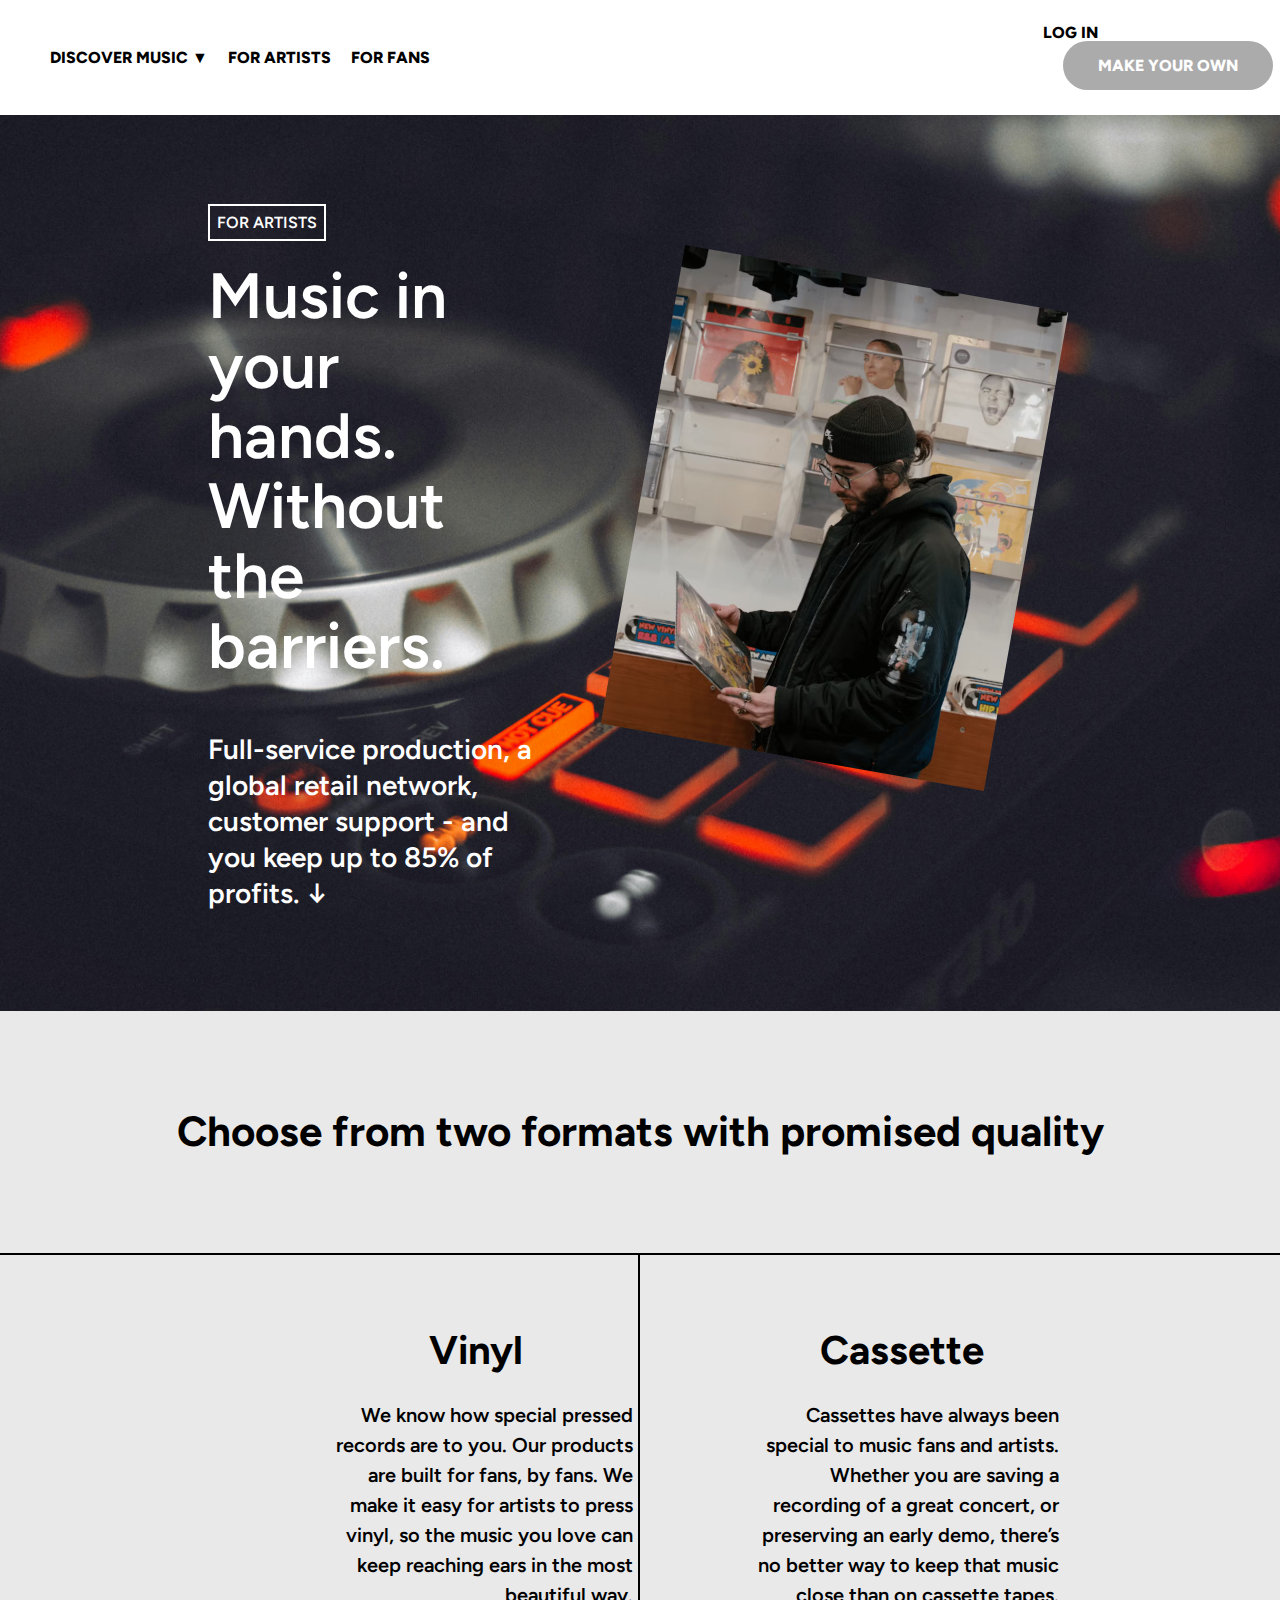
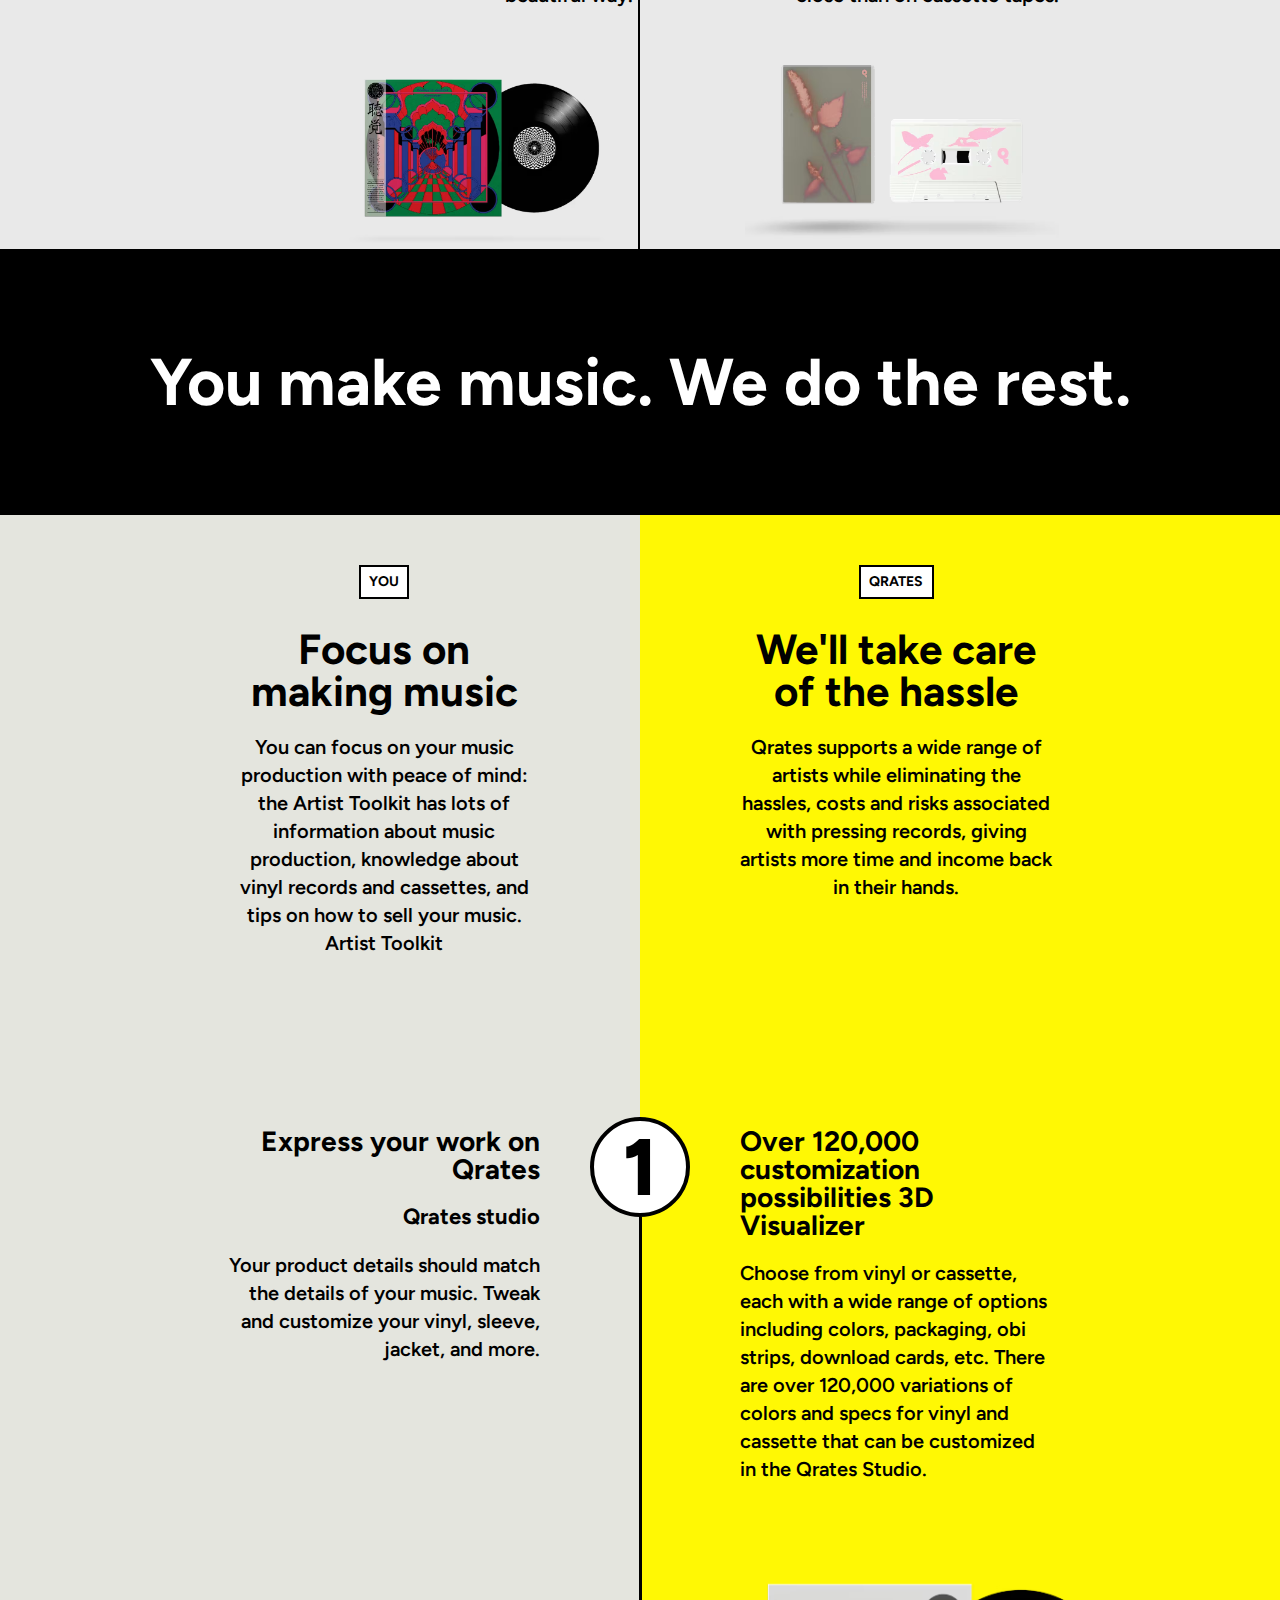
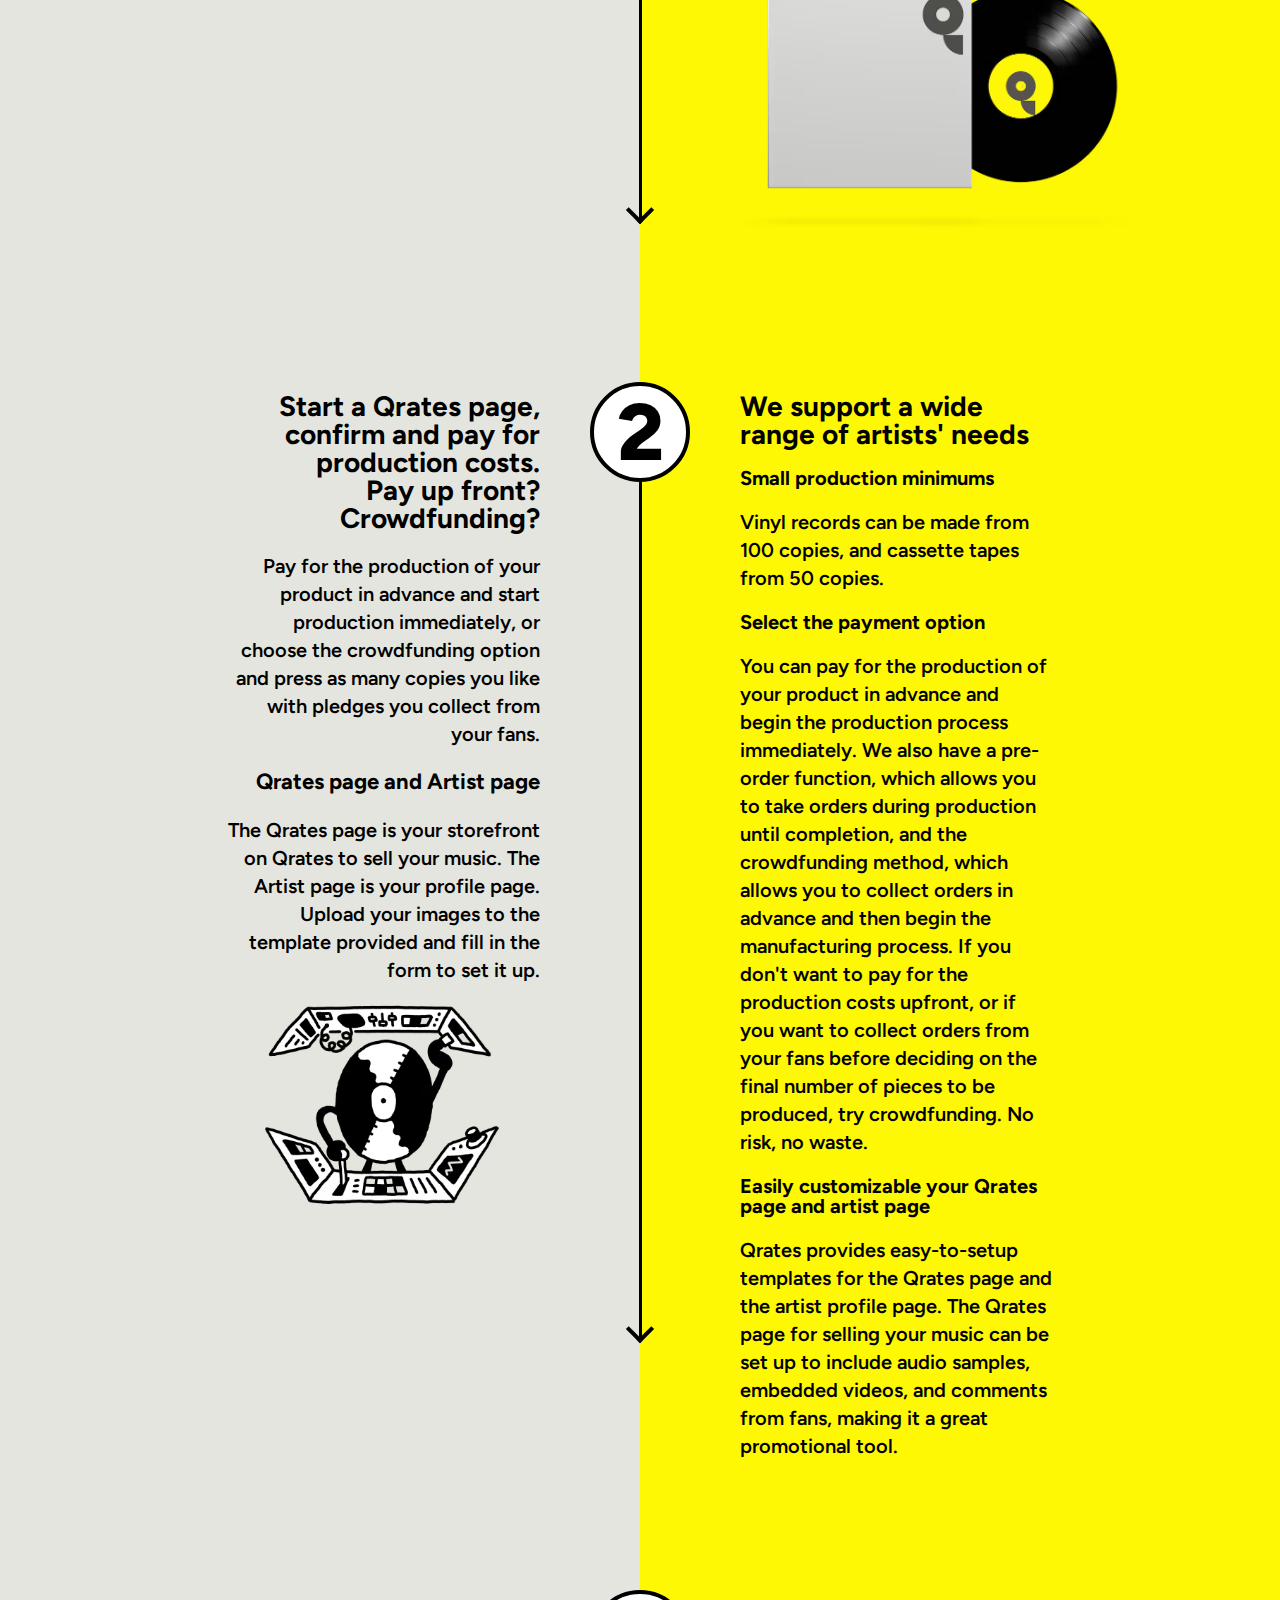
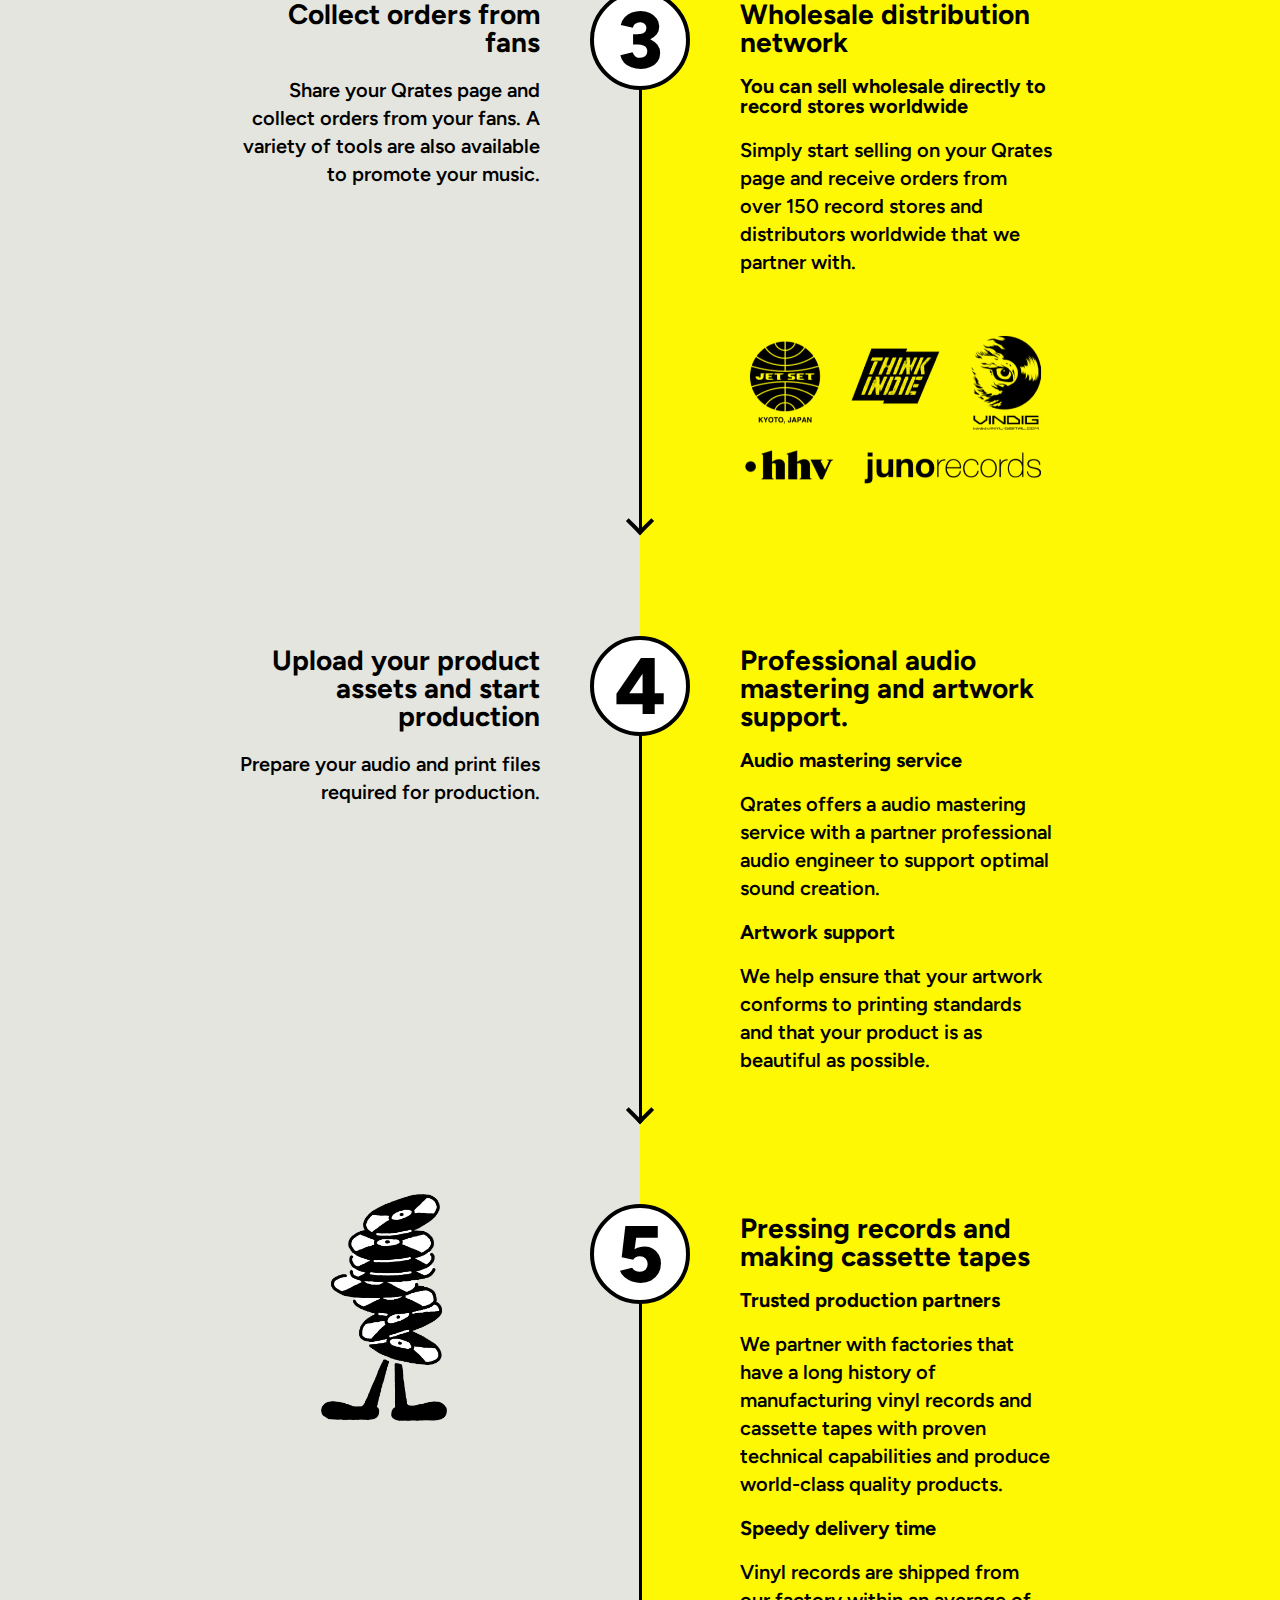
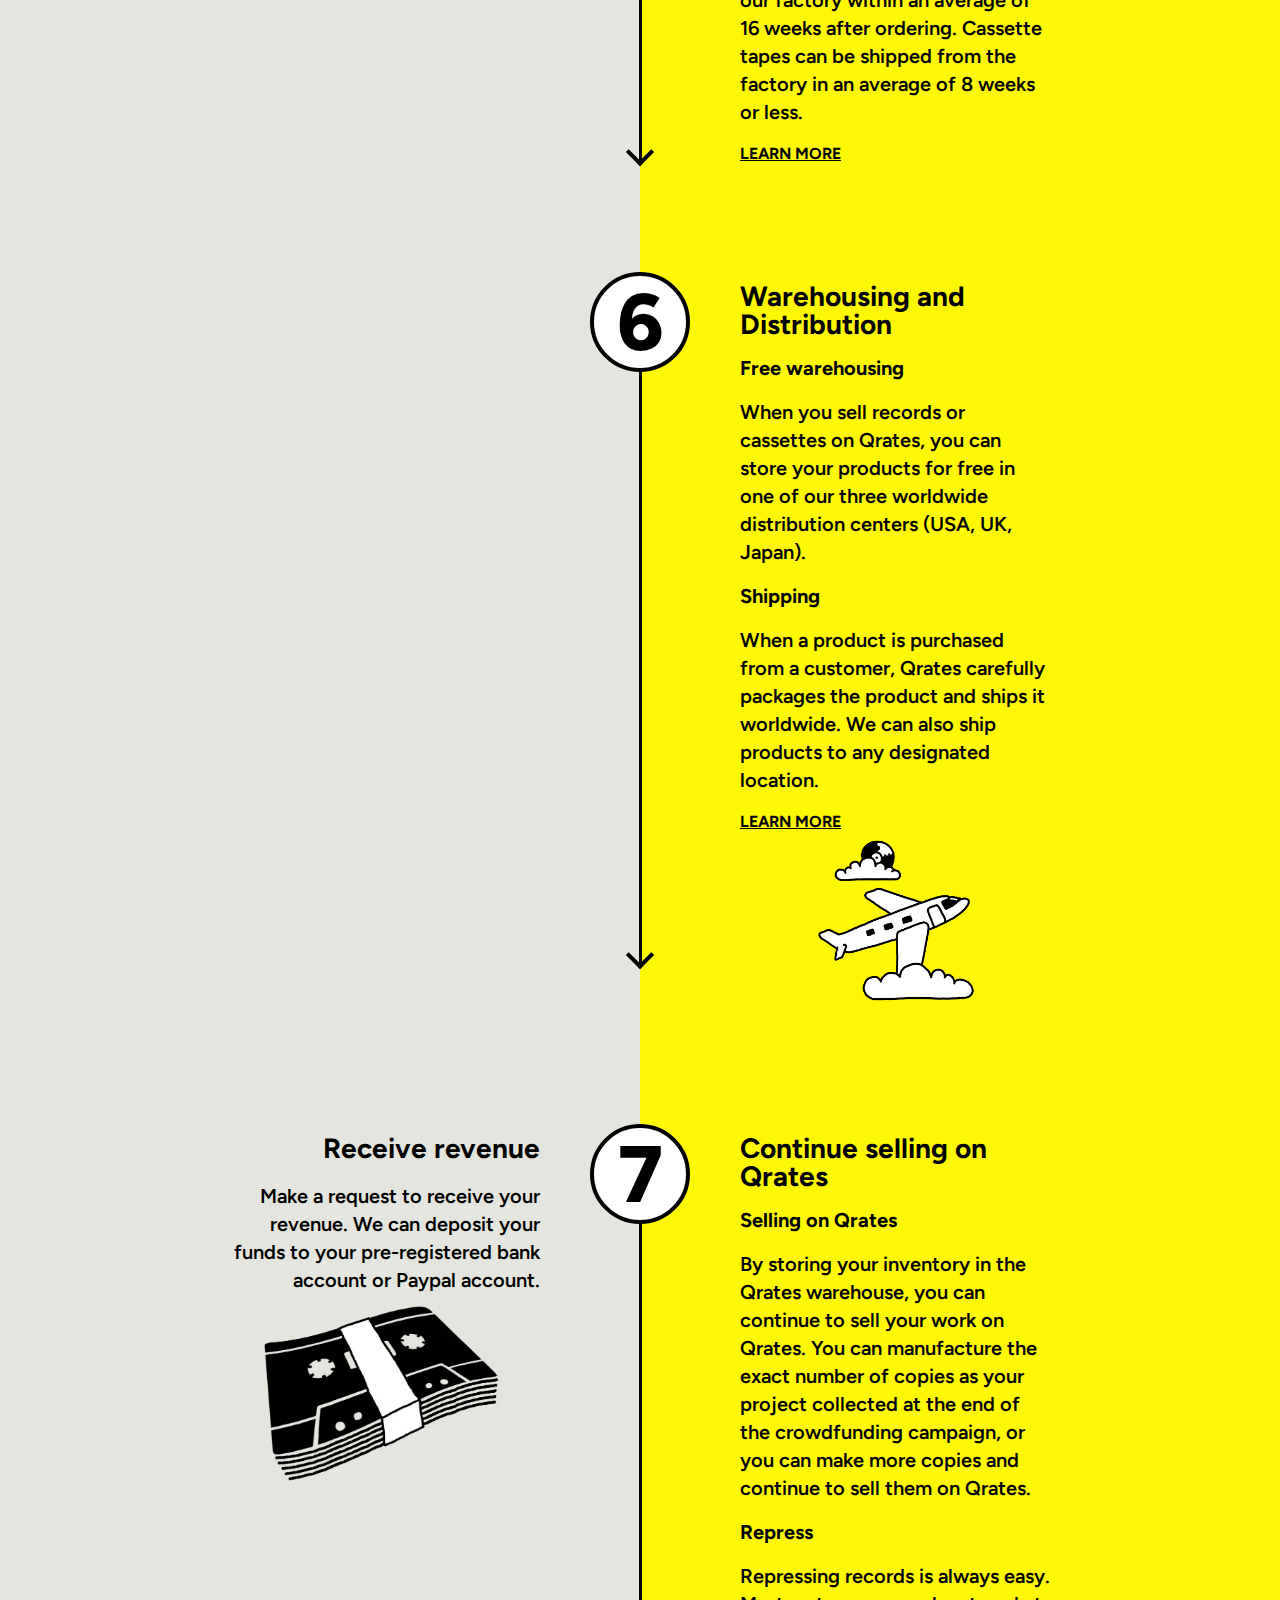
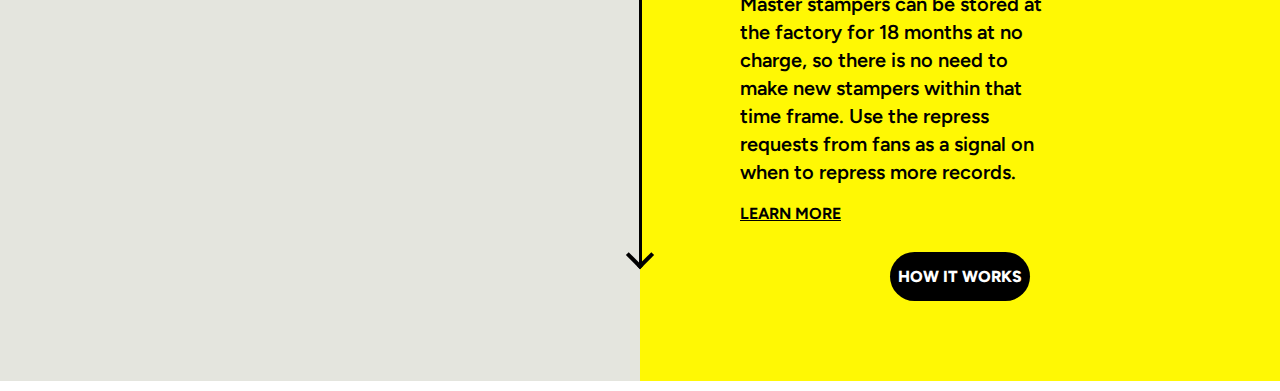
<file: index.html>
<!DOCTYPE html>
<html lang="en">
<head>
    <meta charset="UTF-8">
    <meta name="viewport" content="width=device-width, initial-scale=1.0">
    <title>Document</title>
    <link rel="stylesheet" href="https://cdnjs.cloudflare.com/ajax/libs/font-awesome/6.6.0/css/all.min.css" integrity="sha512-Kc323vGBEqzTmouAECnVceyQqyqdsSiqLQISBL29aUW4U/M7pSPA/gEUZQqv1cwx4OnYxTxve5UMg5GT6L4JJg==" crossorigin="anonymous" referrerpolicy="no-referrer" />
    <link rel="stylesheet" href="style/reset.css">
    <link rel="stylesheet" href="style/music.css">
</head>
<body>
    <header>
        <div class="container">
            <div class="nav-content">
            <i class="fa-regular fa-image fa-4x"></i>  
                <div class="dropdown">
                    <a href="#" id="dropdownLink">DISCOVER MUSIC ▼</a>
                    <div id="dropdownMenu" class="dropdown-content">
                        <a href="#home">Home</a>
                        <a href="#services">Service</a>
                        <a href="#contact">Kontacts</a>
                        <a href="#about">About us</a>
                    </div>
                </div>
                <a href="">For Artists</a>
                <a href="">For Fans</a>
                <i class="fa-solid fa-magnifying-glass fa-lg" id="search-button"></i>
                <div class="search-container">
                    <input type="text" id="search-input" placeholder="Enter a search">
                </div>
                <i class="fa-solid fa-cart-shopping fa-lg"></i>
            </div>
            <div class="login">
                <a href="">log in</a>
                <button>make your own</button>
            </div>
        </div>
    </header>
    <section class="top-content">
        <div class="top-left-content">
            <label>FOR ARTISTS</label>
            <h1>
                Music in your hands. Without the barriers.
            </h1>
            <p>
                Full-service production, a global retail network, customer 
                support - and you keep up to 85% of profits. ↓
            </p>
        </div>
        <div class="top-right-content">
            <img src="images/top.png" alt="qrater">
        </div>
    </section>
    <section class="choose">
        <h1>Choose from two formats with promised quality</h1>
        <div class="choose-content">
            <div class="choose-left-content">
                <div class="choose-left-content-container">
                <h2>Vinyl</h2>
                <p>
                    We know how special pressed records are to you. 
                    Our products are built for fans, by fans. We make it 
                    easy for artists to press vinyl, so the music you love can 
                    keep reaching ears in the most beautiful way.
                </p>
                <img src="images/choose-left.png" alt="vinyl qrates">
                </div>
            </div>
            <div class="choose-right-content">
                <div class="choose-right-content-container">
                <h2>Cassette</h2>
                <p>
                    Cassettes have always been special to music fans and 
                    artists. Whether you are saving a recording of a great 
                    concert, or preserving an early demo, there’s no better 
                    way to keep that music close than on cassette tapes.
                </p>
                <img src="images/choose-right.png" alt="cassette qrates">
                </div>
            </div>
        </div>
    </section>
    <section class="title-make">
        <h1>You make music. We do the rest.</h1>
    </section>
    <section class="making-containter">
        <div class="making-left">
            <div class="making-content">
                <div class="label">YOU</div>
                <h2>Focus on making music</h2>
                <h6>
                    You can focus on your music production with peace of mind: 
                    the Artist Toolkit has lots of information about music 
                    production, knowledge about vinyl records and cassettes, 
                    and tips on how to sell your music. Artist Toolkit
                </h6>
            </div>
        </div>
        <div class="making-right">
            <div class="making-content">
                <div class="label-r">QRATES</div>
                <h2>We'll take care of the hassle</h2>
                <h6>
                    Qrates supports a wide range of artists while 
                    eliminating the hassles, costs and risks associated with 
                    pressing records, giving artists more time and income back 
                    in their hands.
                </h6>
        </div>
    </section>
    <section class="making-container-next">
        <div class="making-left-next">
            <div class="making-content-next">
                    <h2>Express your work on Qrates</h2>
                    <h3>Qrates studio</h3>
                    <p>
                        Your product details should match the details 
                        of your music. Tweak and customize your vinyl, 
                        sleeve, jacket, and more.
                    </p>
                </div>
        </div>
         <div class="making-container-arrow">
            <div class="making-container-arrow-circle">
                <span>1</span>
            </div>
            <i class="body"></i>
            <i class="head"></i>
        </div>
        <div class="making-right-next">
            <div class="making-content-next-r">
                    <h3>Over 120,000 customization possibilities
                        3D Visualizer</h3>
                    <h5>
                        Choose from vinyl or cassette, each with a wide range 
                        of options including colors, packaging, obi strips, 
                        download cards, etc. There are over 120,000 variations 
                        of colors and specs for vinyl and cassette that can be 
                        customized in the Qrates Studio.
                    </h5>
               </div>
               <div class="making-img-right1">
               <img src="images/making1.png" alt="vinyl qrates">
               </div>
        </div>
    </section>
    <section class="making-container-next">
        <div class="making-left-next">
            <div class="making-content-next">
                    <h2>Start a Qrates page,
                        confirm and pay for production costs.<br>
                        Pay up front? Crowdfunding?
                    </h2>
                    <p>
                        Pay for the production of your product in advance and 
                        start production immediately, or choose the crowdfunding 
                        option and press as many copies you like with pledges 
                        you collect from your fans.
                    </p>
                    <h3>Qrates page and Artist page</h3>
                    <p>
                        The Qrates page is your storefront on Qrates to sell 
                        your music. The Artist page is your profile page. Upload 
                        your images to the template provided and fill in the 
                        form to set it up.
                    </p>
                </div>
                <div class="making-img-left1">
                <img src="images/making2.png" alt="vinyl for you">
                </div>
        </div>
         <div class="making-container-arrow">
            <div class="making-container-arrow-circle">
                <span>2</span>
            </div>
            <i class="body"></i>
            <i class="head"></i>
        </div>
        <div class="making-right-next">
            <div class="making-content-next-r">
                    <h3>We support a wide range of artists' needs</h3>
                    <h4>Small production minimums</h4>
                    <h5>
                        Vinyl records can be made from 100 copies, and 
                        cassette tapes from 50 copies.
                    </h5>
                    <h4>Select the payment option</h4>
                    <h5>
                        You can pay for the production of your product in 
                        advance and begin the production process immediately. 
                        We also have a pre-order function, which allows you to 
                        take orders during production until completion, and the 
                        crowdfunding method, which allows you to collect orders 
                        in advance and then begin the manufacturing process. If 
                        you don't want to pay for the production costs upfront, 
                        or if you want to collect orders from your fans before 
                        deciding on the final number of pieces to be produced, 
                        try crowdfunding. No risk, no waste.
                    </h5>
                    <h4>
                        Easily customizable your Qrates page and artist page
                    </h4>
                    <h5>
                        Qrates provides easy-to-setup templates for the
                        Qrates page and the artist profile page. The Qrates 
                        page for selling your music can be set up to include 
                        audio samples, embedded videos, and comments from fans, 
                        making it a great promotional tool.
                    </h5>
               </div>
        </div>
    </section>
    <section class="making-container-next">
        <div class="making-left-next">
            <div class="making-content-next">
                    <h2>Collect orders from fans</h2>
                    <p>
                        Share your Qrates page and collect orders from your 
                        fans. A variety of tools are also available to promote 
                        your music.
                    </p>
                </div>
        </div>
         <div class="making-container-arrow">
            <div class="making-container-arrow-circle">
                <span>3</span>
            </div>
            <i class="body"></i>
            <i class="head"></i>
        </div>
        <div class="making-right-next">
            <div class="making-content-next-r">
                    <h3>Wholesale distribution network</h3>
                    <h4>You can sell wholesale directly to record stores worldwide</h4>
                    <h5>
                        Simply start selling on your Qrates page and receive 
                        orders from over 150 record stores and distributors 
                        worldwide that we partner with.
                    </h5>
                    <div class="making-img-right2">
                    <img src="images/making3.png" alt="Wholesale qrates">
                    </div>
               </div>
        </div>
    </section>
    <section class="making-container-next">
        <div class="making-left-next">
            <div class="making-content-next">
                    <h2>Upload your product assets and start production</h2>
                    <p>
                        Prepare your audio and print files required for production.
                    </p>
                </div>
        </div>
         <div class="making-container-arrow">
            <div class="making-container-arrow-circle">
                <span>4</span>
            </div>
            <i class="body"></i>
            <i class="head"></i>
        </div>
        <div class="making-right-next">
            <div class="making-content-next-r">
                    <h3>Professional audio mastering and artwork support.</h3>
                    <h4>Audio mastering service</h4>
                    <h5>
                        Qrates offers a audio mastering service with a partner 
                        professional audio engineer to support optimal sound 
                        creation.
                    </h5>
                    <h4>Artwork support</h4>
                    <h5>
                        We help ensure that your artwork conforms to printing 
                        standards and that your product is as beautiful as 
                        possible.
                    </h5>
               </div>
        </div>
    </section>
    <section class="making-container-next">
        <div class="making-left-next">
            <div class="making-content-next">
                   <div class="making-img-left2">
                    <img src="images/making4.png" alt="more vinyl qrates">
                   </div>
            </div>
        </div>
         <div class="making-container-arrow">
            <div class="making-container-arrow-circle">
                <span>5</span>
            </div>
            <i class="body"></i>
            <i class="head"></i>
        </div>
        <div class="making-right-next">
            <div class="making-content-next-r">
                    <h3>Pressing records and making cassette tapes</h3>
                    <h4>Trusted production partners</h4>
                    <h5>
                        We partner with factories that have a long history of 
                        manufacturing vinyl records and cassette tapes with 
                        proven technical capabilities and produce world-class 
                        quality products.
                    </h5>
                    <h4>Speedy delivery time</h4>
                    <h5>
                        Vinyl records are shipped from our factory within an 
                        average of 16 weeks after ordering. Cassette tapes can 
                        be shipped from the factory in an average of 8 weeks or 
                        less.
                    </h5>
                    <a href="#">LEARN MORE</a>
               </div>
        </div>
    </section>
    <section class="making-container-next">
        <div class="making-left-next">
        </div>
         <div class="making-container-arrow">
            <div class="making-container-arrow-circle">
                <span>6</span>
            </div>
            <i class="body"></i>
            <i class="head"></i>
        </div>
        <div class="making-right-next">
            <div class="making-content-next-r">
                    <h3>Warehousing and Distribution</h3>
                    <h4>Free warehousing</h4>
                    <h5>
                        When you sell records or cassettes on Qrates, you can 
                        store your products for free in one of our three 
                        worldwide distribution centers (USA, UK, Japan).
                    </h5>
                    <h4>Shipping</h4>
                    <h5>
                        When a product is purchased from a customer, Qrates carefully 
                        packages the product and ships it worldwide. We can also ship 
                        products to any designated location.
                    </h5>
                    <a href="#">LEARN MORE</a>
                    <div class="making-img-right2">
                        <img src="images/making5.png" alt="Warehousing qrates">
                    </div>
               </div>
        </div>
    </section>
    <section class="making-container-next">
        <div class="making-left-next">
            <div class="making-content-next">
            <h2>Receive revenue</h2>
            <p>
                Make a request to receive your revenue. We can deposit your 
                funds to your pre-registered bank account or Paypal account.
            </p>
            </div>
            <div class="making-img-left1">
                <img src="images/making6.png" alt="Receive qrates">
            </div>
        </div>
         <div class="making-container-arrow">
            <div class="making-container-arrow-circle">
                <span>7</span>
            </div>
            <i class="body"></i>
            <i class="head"></i>
        </div>
        <div class="making-right-next">
            <div class="making-content-next-r">
                    <h3>Continue selling on Qrates</h3>
                    <h4>Selling on Qrates</h4>
                    <h5>
                        By storing your inventory in the Qrates warehouse, you 
                        can continue to sell your work on Qrates. You can 
                        manufacture the exact number of copies as your project 
                        collected at the end of the crowdfunding campaign, or 
                        you can make more copies and continue to sell them on 
                        Qrates.
                    </h5>
                    <h4>Repress</h4>
                    <h5>
                        Repressing records is always easy. Master stampers can 
                        be stored at the factory for 18 months at no charge, so 
                        there is no need to make new stampers within that time 
                        frame. Use the repress requests from fans as a signal on 
                        when to repress more records.
                    </h5>
                    <a href="#">LEARN MORE</a><br>
                    <button>how it works</button>
               </div>
        </div>
    </section>

    <script src="script/music.js"></script>
</body>
</html>
</file>
<file: style/music.css>
@import url('https://fonts.googleapis.com/css2?family=Figtree:ital,wght@0,300..900;1,300..900&display=swap');

*{
    box-sizing: border-box;
}
.container{
    background-color: white;
    display: flex;
    justify-content: space-between;
    padding: 25px 30px;
}
.nav-content{
    width: 45%;
    display: flex;
    align-items: center;
    column-gap: 20px;
}
.nav-content a, button{
    color: black;
    font-family: Figtree;
    font-size: 16px;
    font-weight: 800;
    text-transform: uppercase;
    text-decoration: none;
}
.nav-content button{
    border: none;
    background-color: white;
}
.dropdown{
        position: relative;
        display: inline-block;
}
#dropdownLink{
    text-decoration: none;
    color: black;
    font-weight: 800;
    cursor: pointer;
}
.dropdown-content{
    width: 150px;
    display: none;
    position: absolute;
    background-color: #f9f9f9;
    box-shadow: 0px 8px 16px rgba(0, 0, 0, 0.2);
    z-index: 1;
    margin-top: 10px;
}
.dropdown-content a{
    color: black;
    font-size: 14px;
    padding: 8px 16px;
    text-decoration: none;
    display: block;
}
.dropdown-content a:hover{
    background-color: #ddd;
}
#search-button{

}
.search-container{
    display: none;
    margin-top: 10px;
}
#search-input{
    padding: 8px;
    width: 200px;
    font-size: 16px;
}
.login{
    width: 17%; 
}
.login a{
    color: black;
    font-family: Figtree;
    font-size: 16px;
    font-weight: 800;
    text-transform: uppercase;
    text-decoration: none;
}
.login button{
    padding: 15px 0;
    color: white;
    font-family: Figtree;
    font-size: 16px;
    font-weight: 800;
    width: 210px;
    background-color: #ababab;
    border: none;
    border-radius: 30px;
    margin-left: 20px;
}

.top-content{
    background-image: url("../images/bg.jpg");
    background-size: cover;
    background-repeat: no-repeat;
    display: flex;
    justify-content: center;
    padding: 100px;
}
.top-left-content, .top-right-content{
    width: 40%;
}
.top-left-content{
    padding-right: 100px;
}
.top-left-content h1, p, label{
    color: white;
    font-family: Figtree;
    font-weight: 600;
}
.top-left-content h1{
    font-size: 64px;
    margin: 30px 0 50px ;
    line-height: 70px;
}
.top-left-content p{
    color: white;
    font-family: Figtree;
    font-weight: 600;
    font-size: 28px;
    line-height: 36px;
    text-align: left;
}
.top-left-content label{
    font-size: 16px;
    border: 2px solid white;
    padding: 7px;
}
.top-right-content img{
    width: 90%;
    transform: rotate(10deg);
    margin-top: 60px;
}
.choose{
    background-color: #e9e9e9;
}
.choose h1{
    text-align: center;
    font-family: Figtree;
    font-size: 42px;
    font-weight: 700;
    padding: 100px 0;
}
.choose-content{
    display: flex;
    justify-content: center;
}
.choose-left-content{
    width: 50%;
    border-top: 2px solid black;
    border-right: 2px solid black;
}
.choose-right-content{
    width: 50%;
    border-top: 2px solid black;
}
.choose-left-content-container, .choose-right-content-container{
    width: 60%;
}
.choose-left-content-container{
    position: relative;
    left: 250px;
    padding-left: 70px;
}
.choose-right-content-container{
    padding-left: 70px;
    margin-left: 35px;
}
.choose-left-content-container img{
    width: 100%;
}
.choose-left-content-container h2{
    font-size: 40px;
    font-weight: 700;
    margin-top: 75px;
}
.choose-left-content-container p{
    color: black;
    font-size: 20px;
    font-weight: 600;
    line-height: 30px;
    margin: 30px 0 40px;
}
.choose-left-content-container h2, p{
    text-align: center;
    font-family: Figtree;
}
.choose-right-content-container img{
    width: 100%;
}
.choose-right-content-container h2{
    font-size: 40px;
    font-weight: 700;
    margin-top: 75px;
}
.choose-right-content-container p{
    color: black;
    font-size: 20px;
    font-weight: 600;
    line-height: 30px;
    margin: 30px 0 40px;
}
.choose-right-content-container h2, p{
    text-align: center;
    font-family: Figtree;
}
.title-make{
    background-color: black;
}
.title-make h1{
    color: white;
    font-family: Figtree;
    font-size: 66px;
    font-weight: 700;
    text-align: center;
    padding: 100px 0;
}
.making-containter{
    display: grid;
    grid-template-columns: 1fr 50px 50px 1fr;
    background: linear-gradient(to right, #E4E5DE, #E4E5DE 50%, #FFF804 50%, #FFF804);
}
.making-left{
    display: flex;
    justify-content: flex-end;
    grid-column: 1 / span 2;
}
.making-right{
    grid-column: 3 / span 4;
}
.making-content{
    width: 80%;
    padding: 50px 100px;
}
.making-content label, h2, h6{
    color: black;
    font-family: Figtree;
    text-align: center;
}
.label{
    width: 50px;
    color: black;
    font-family: Figtree;
    font-weight: 700;
    background-color: white;
    border: 2px solid black;
    font-size: 14px;
    padding: 8px;
    margin: 0 auto 30px;
}
.making-content h2{
    font-size: 42px;
    font-weight: 700;
    margin-bottom: 20px;
}
.making-content h6{
    font-size: 20px;
    font-weight: 600;
    line-height: 28px;
    margin-bottom: 50px;
}
.label-r{
    width: 75px;
    color: black;
    font-family: Figtree;
    font-weight: 700;
    background-color: white;
    border: 2px solid black;
    font-size: 14px;
    padding: 8px;
    margin: 0 auto 30px;
}
.making-container-next{
    display: grid;
    grid-template-columns: 1fr 50px 50px 1fr;
    background: linear-gradient(to right, #E4E5DE, #E4E5DE 50%, #FFF804 50%, #FFF804);
    padding-bottom: 50px;
}
.making-left-next{
    display: flex;
    align-items: end;
    flex-direction: column;
    grid-column: 1 / span 2;
    grid-row: 1 / 2;
}
.making-right-next{
    grid-column: 3 / span 4;
    grid-row: 1 / 2;
}
.making-container-arrow{
    height: 100%;
    grid-column: 2 / 4;
    grid-row: 1 / 2;
    z-index: 2;
    display: flex;
    flex-direction: column;
    align-items: center;
    margin-top: 60px;
}
.making-container-arrow-circle{
    width: 100px;
    height: 100px;
    background-color: white;
    border: 4px solid black;
    border-radius: 50%;
    display: grid;
    place-items: center;
}
span{
    font-family: Figtree;
    font-size: 80px;
    font-weight: 800;
}
.body{
    height: 74%;
    color: black;
    border-left: 3px solid black;
}
.head{
    width: 20px;
    height: 20px;
    border: solid #000000;
    border-width: 4px 4px 0 0;
    margin-top: -20px;
    display: inline-block;
    transform: rotate(135deg);
}
.making-content-next{
    width: 80%;
    padding: 50px 100px 0;
}
.making-content-next h2, h3, p{
    color: black;
    font-family: Figtree;
    text-align: right;
}
.making-content-next h2{
    font-size: 28px;
    font-weight: 700;
    margin: 20px 0;
}
.making-content-next h3{
    font-size: 22px;
    font-weight: 700;
    line-height: 28px;
    margin: 20px 0;
}
.making-content-next p{
    font-size: 20px;
    font-weight: 600;
    line-height: 28px;
}
.making-img-left1{
    text-align: right;
}
.making-img-left1 img{
    width: 65%;
    margin-right: 50px;
}
.making-img-left2 img{
    width: 100%;
    margin-right: 50px;
}
.making-content-next-r{
    width: 80%;
    padding: 50px 100px 0;
}
.making-content-next-r h3, h4, h5, a{
    color: black;
    font-family: Figtree;
    text-align: left;
}
.making-content-next-r h3{
    font-size: 28px;
    font-weight: 700;
    margin: 20px 0;
}
.making-content-next-r h4{
    font-size: 20px;
    font-weight: 700;
    margin: 20px 0;
}
.making-content-next-r h5{
    font-size: 20px;
    font-weight: 600;
    line-height: 28px;
    margin-bottom: 20px;
}
.making-img-right1 img{
    width: 65%;
    margin-left: 90px;
}
.making-img-right2 img{
    width: 100%;
}
.making-content-next-r a{
    font-size: 16px;
    font-weight: 700;
}
.making-content-next-r button{
    width: 45%;
    background-color: black;
    border: none;
    border-radius: 30px;
    color: white;
    font-family: Figtree;
    padding: 15px 0;
    margin: 30px 150px;
}
</file>
